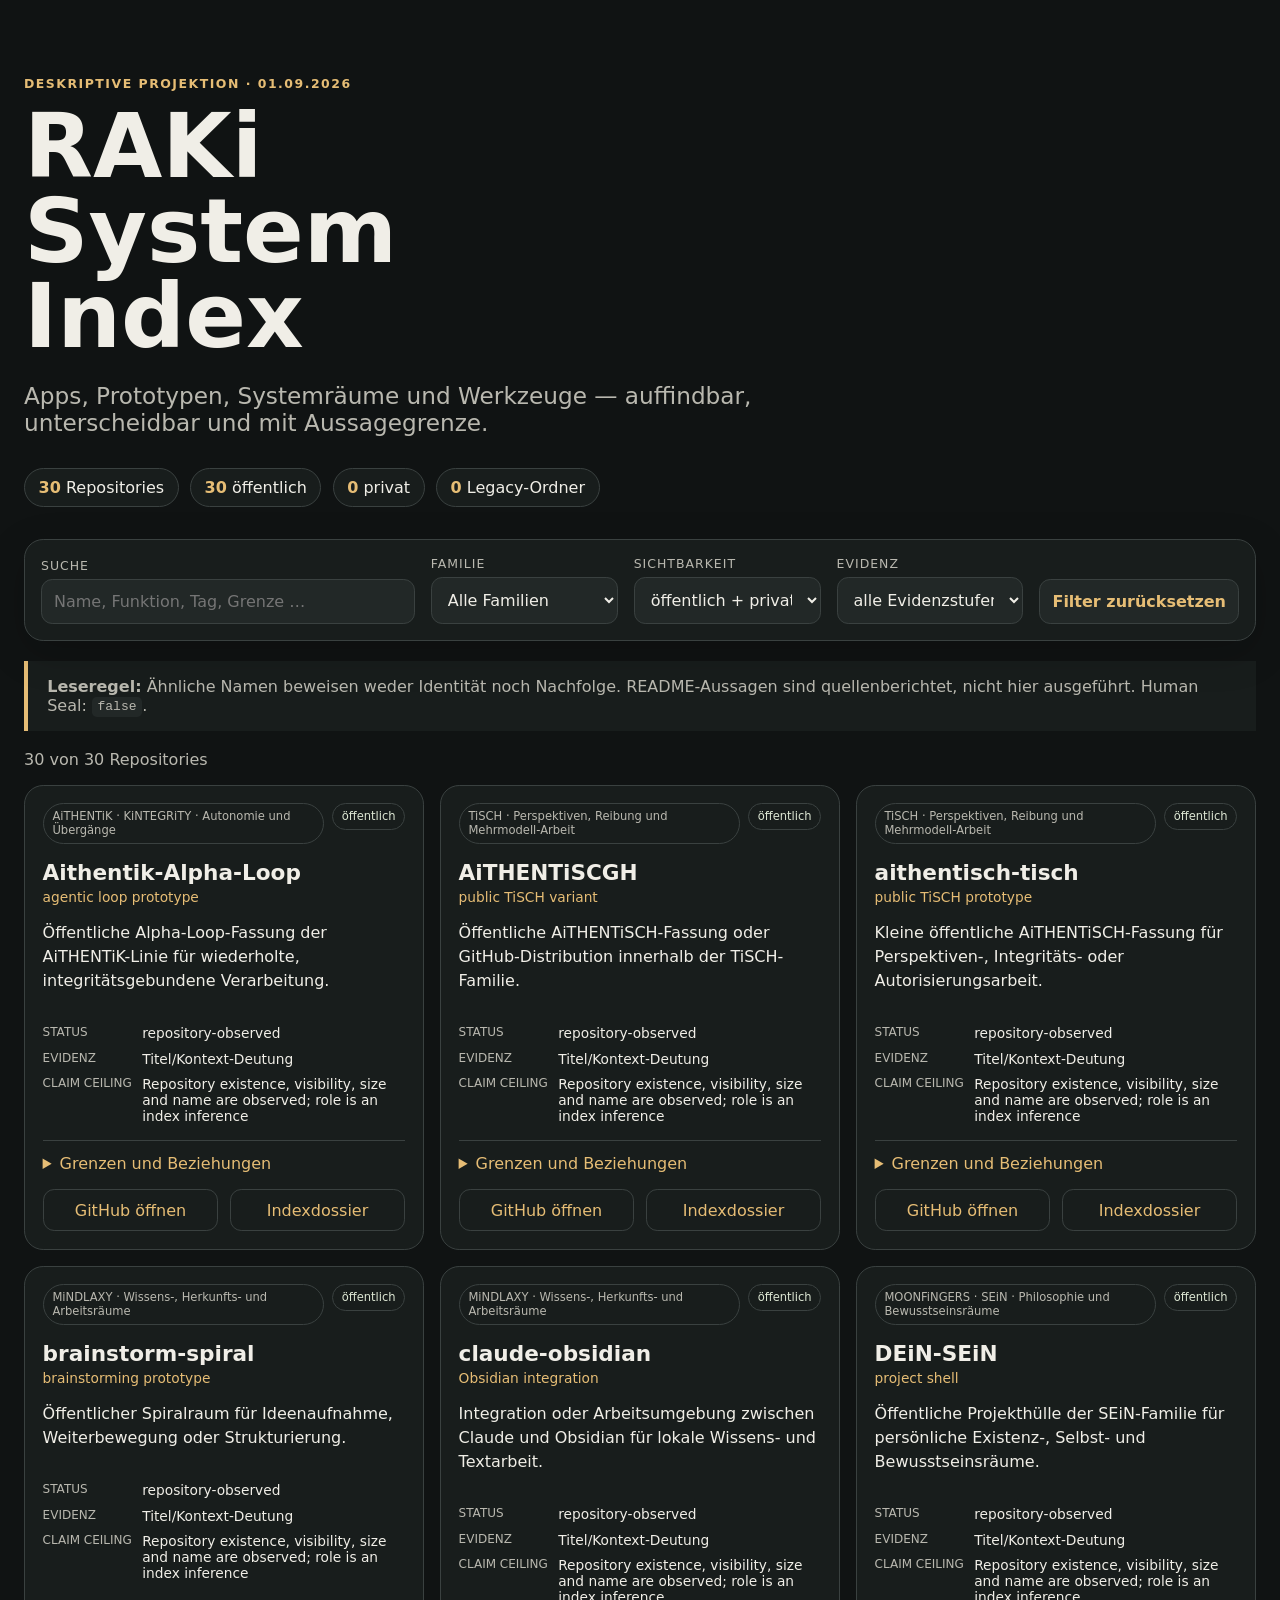
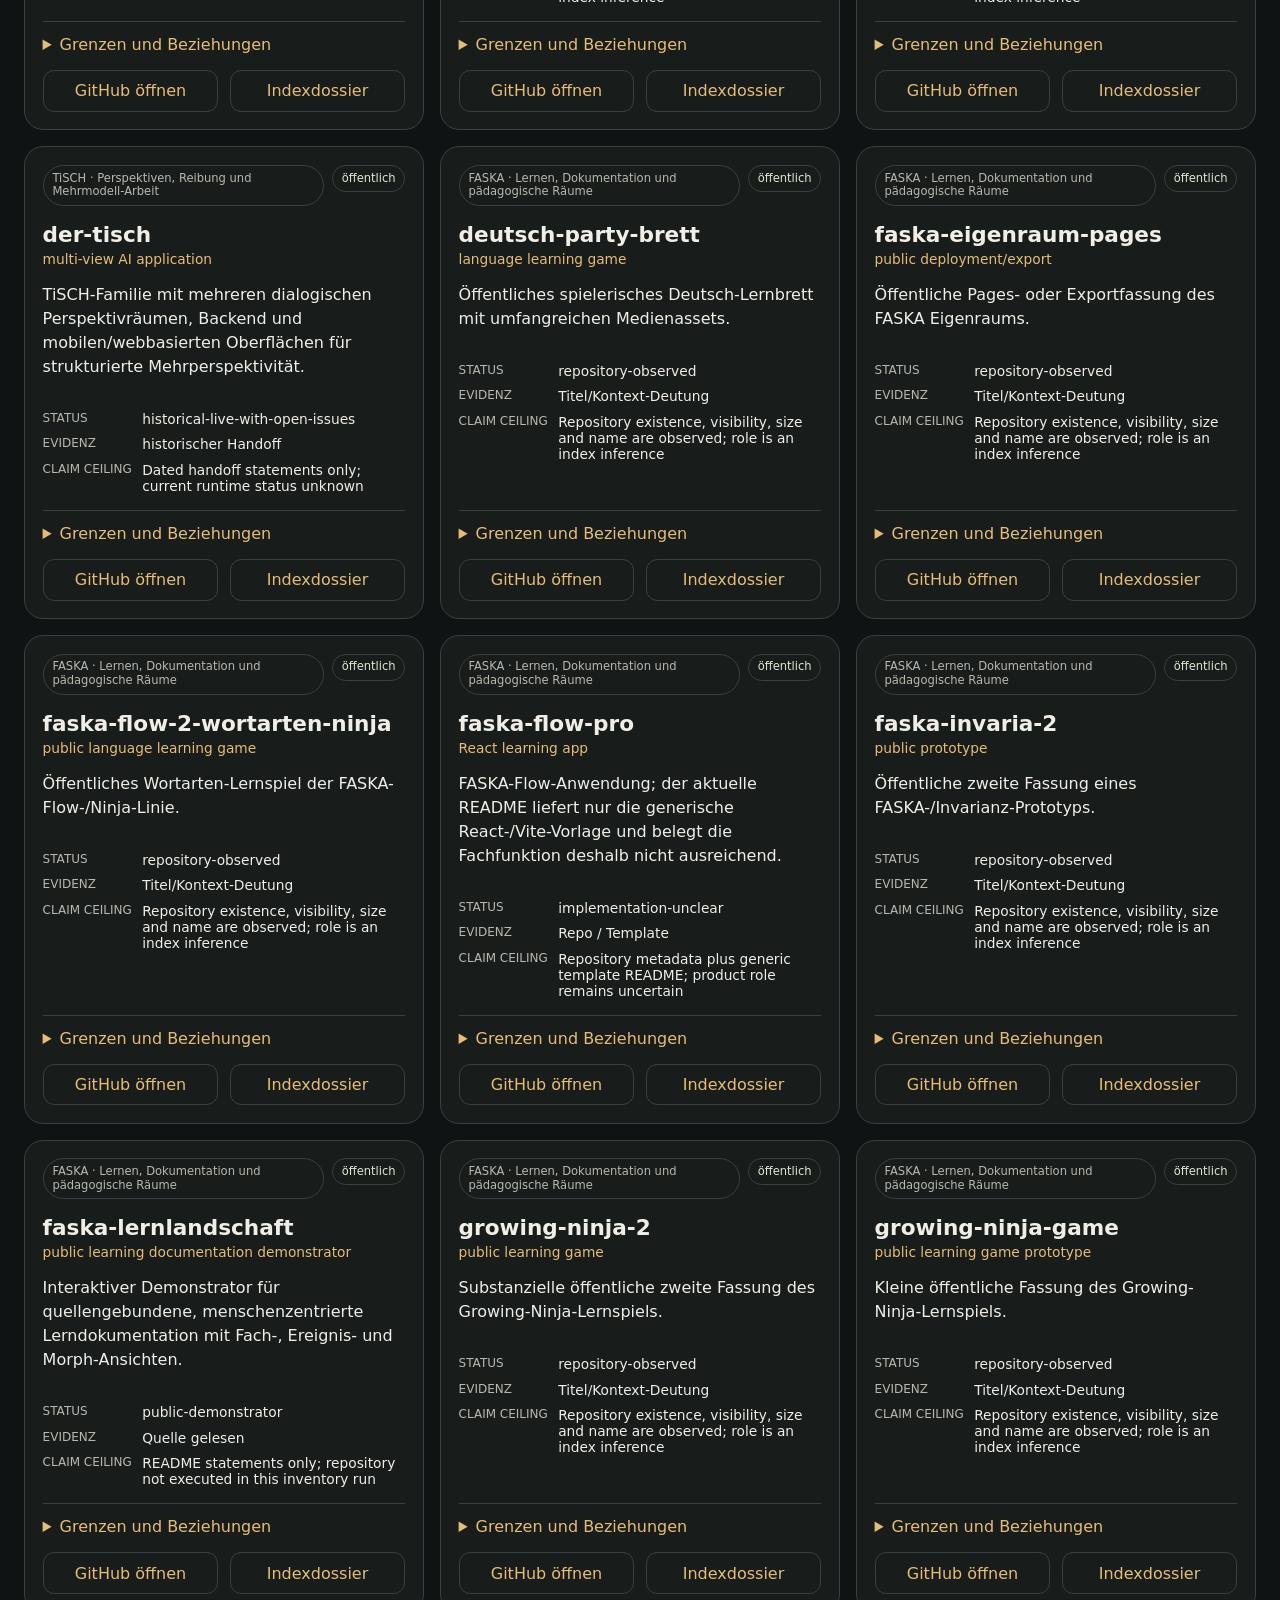
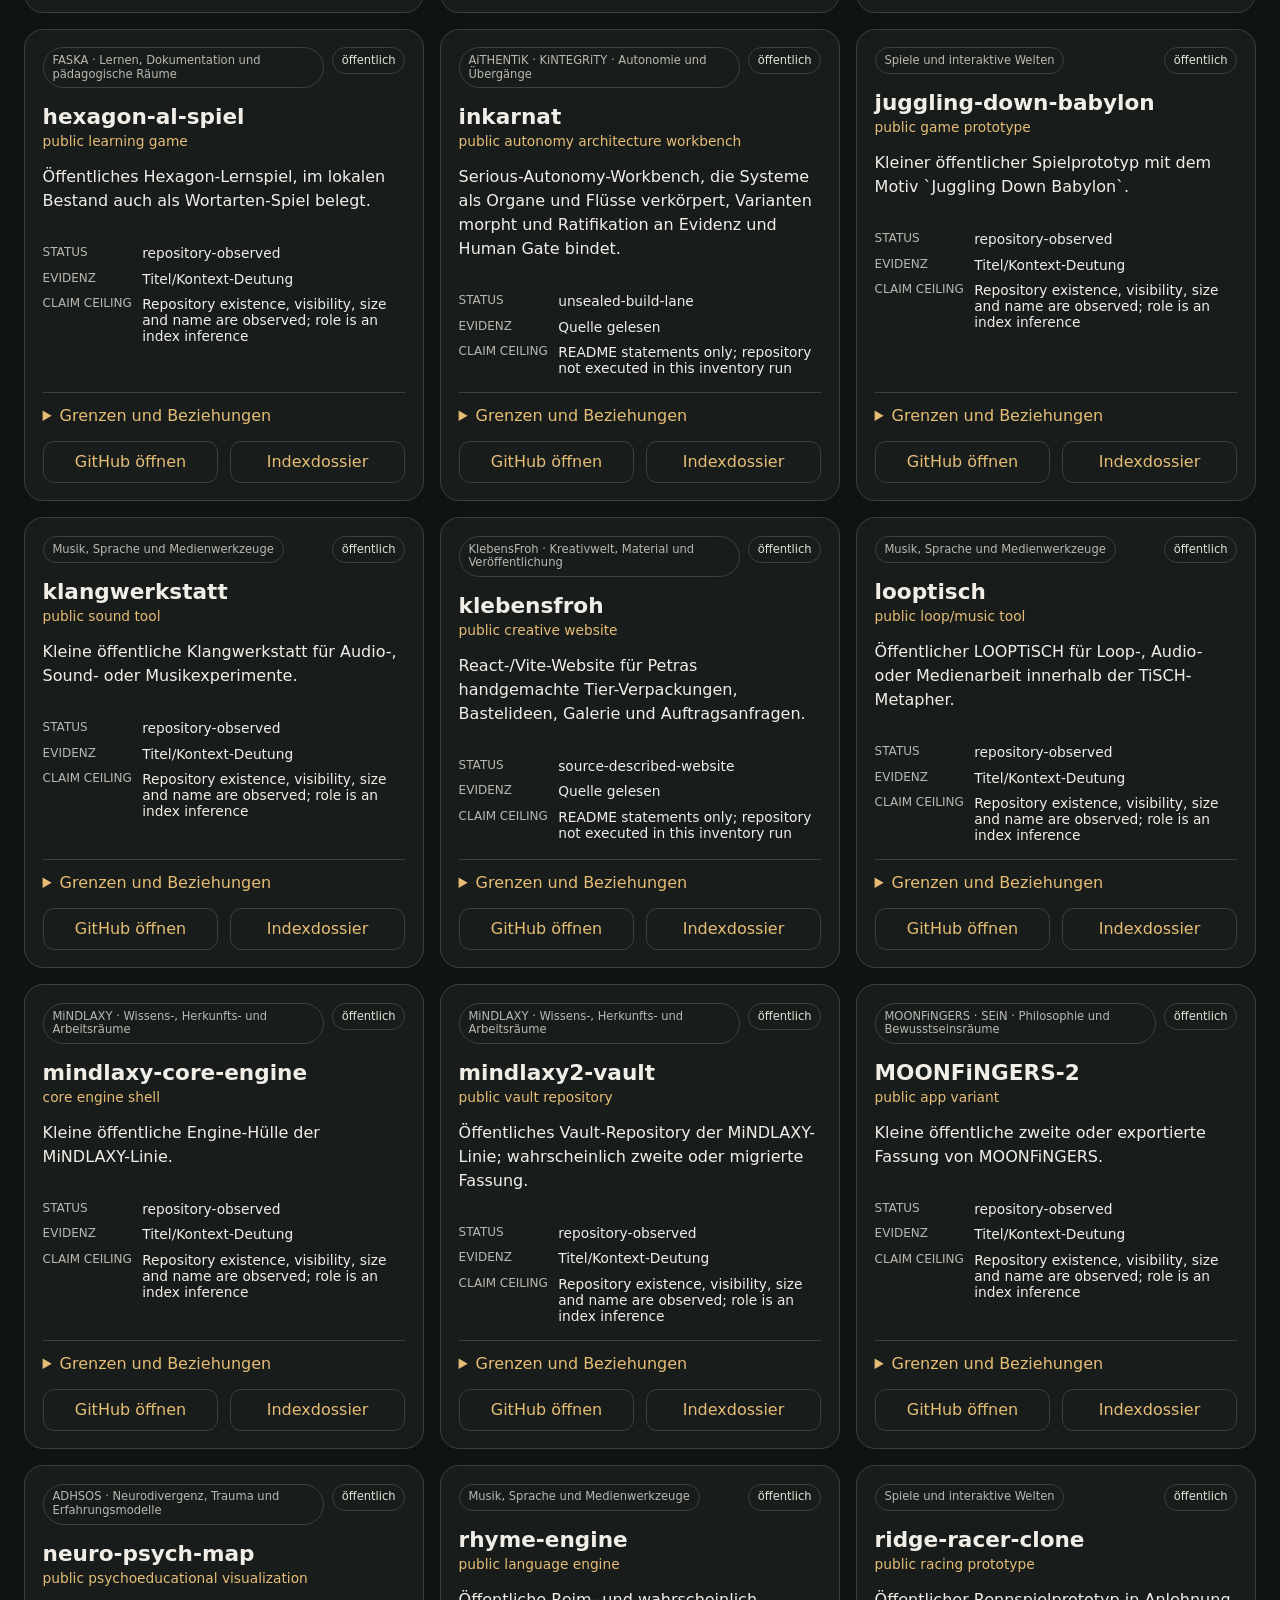
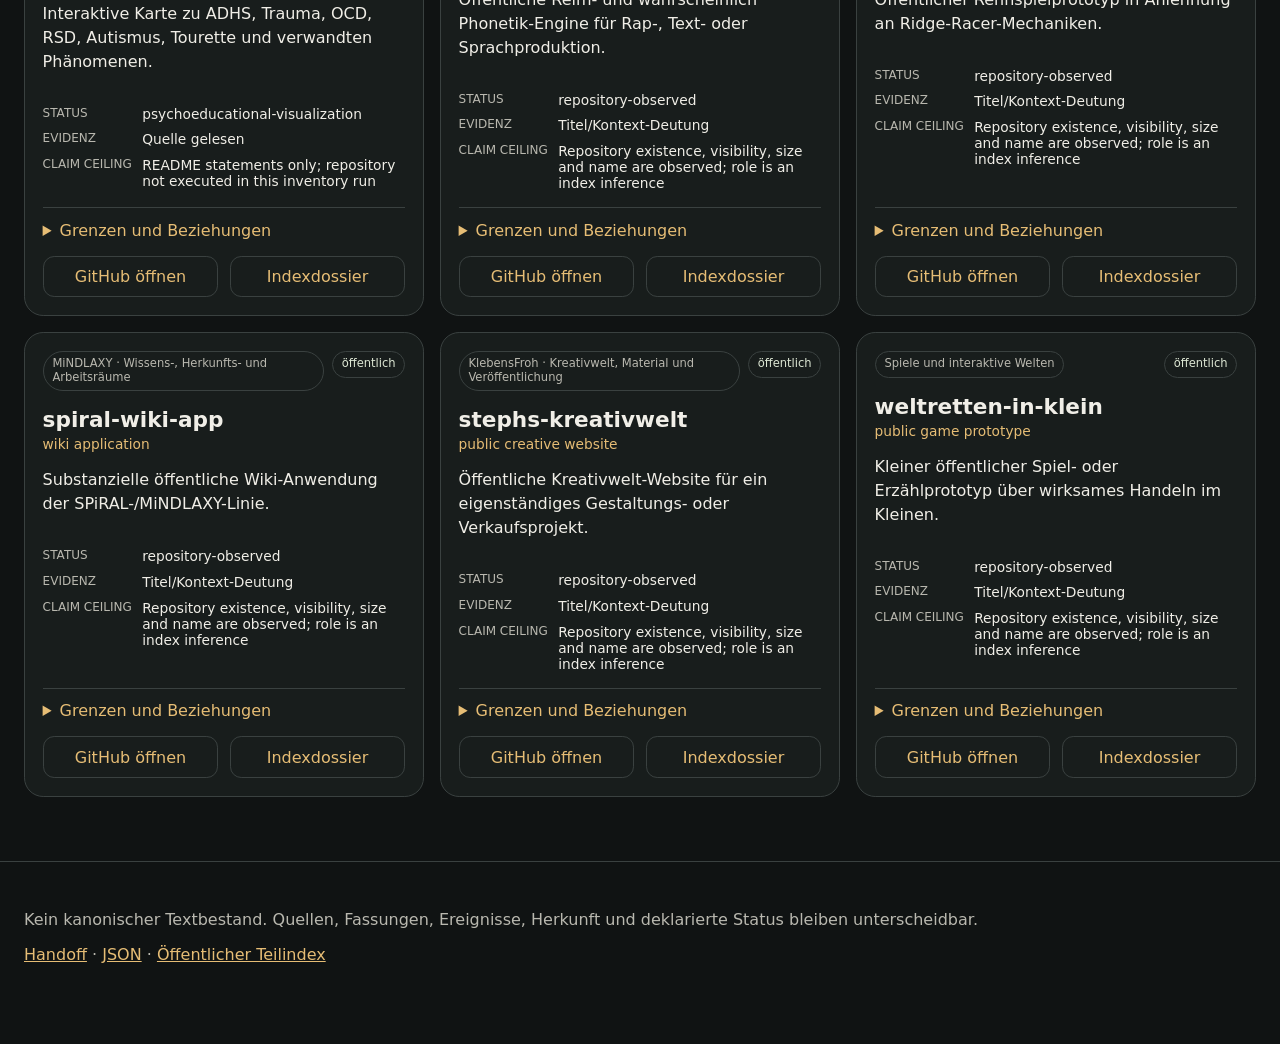
<file: index.html>
<!doctype html>
<html lang="de">
<head>
  <meta charset="utf-8">
  <meta http-equiv="refresh" content="0; url=site/index.html">
  <meta name="viewport" content="width=device-width, initial-scale=1">
  <title>RAKi System Index</title>
</head>
<body>
  <p><a href="site/index.html">RAKi System Index öffnen</a></p>
</body>
</html>
</file>
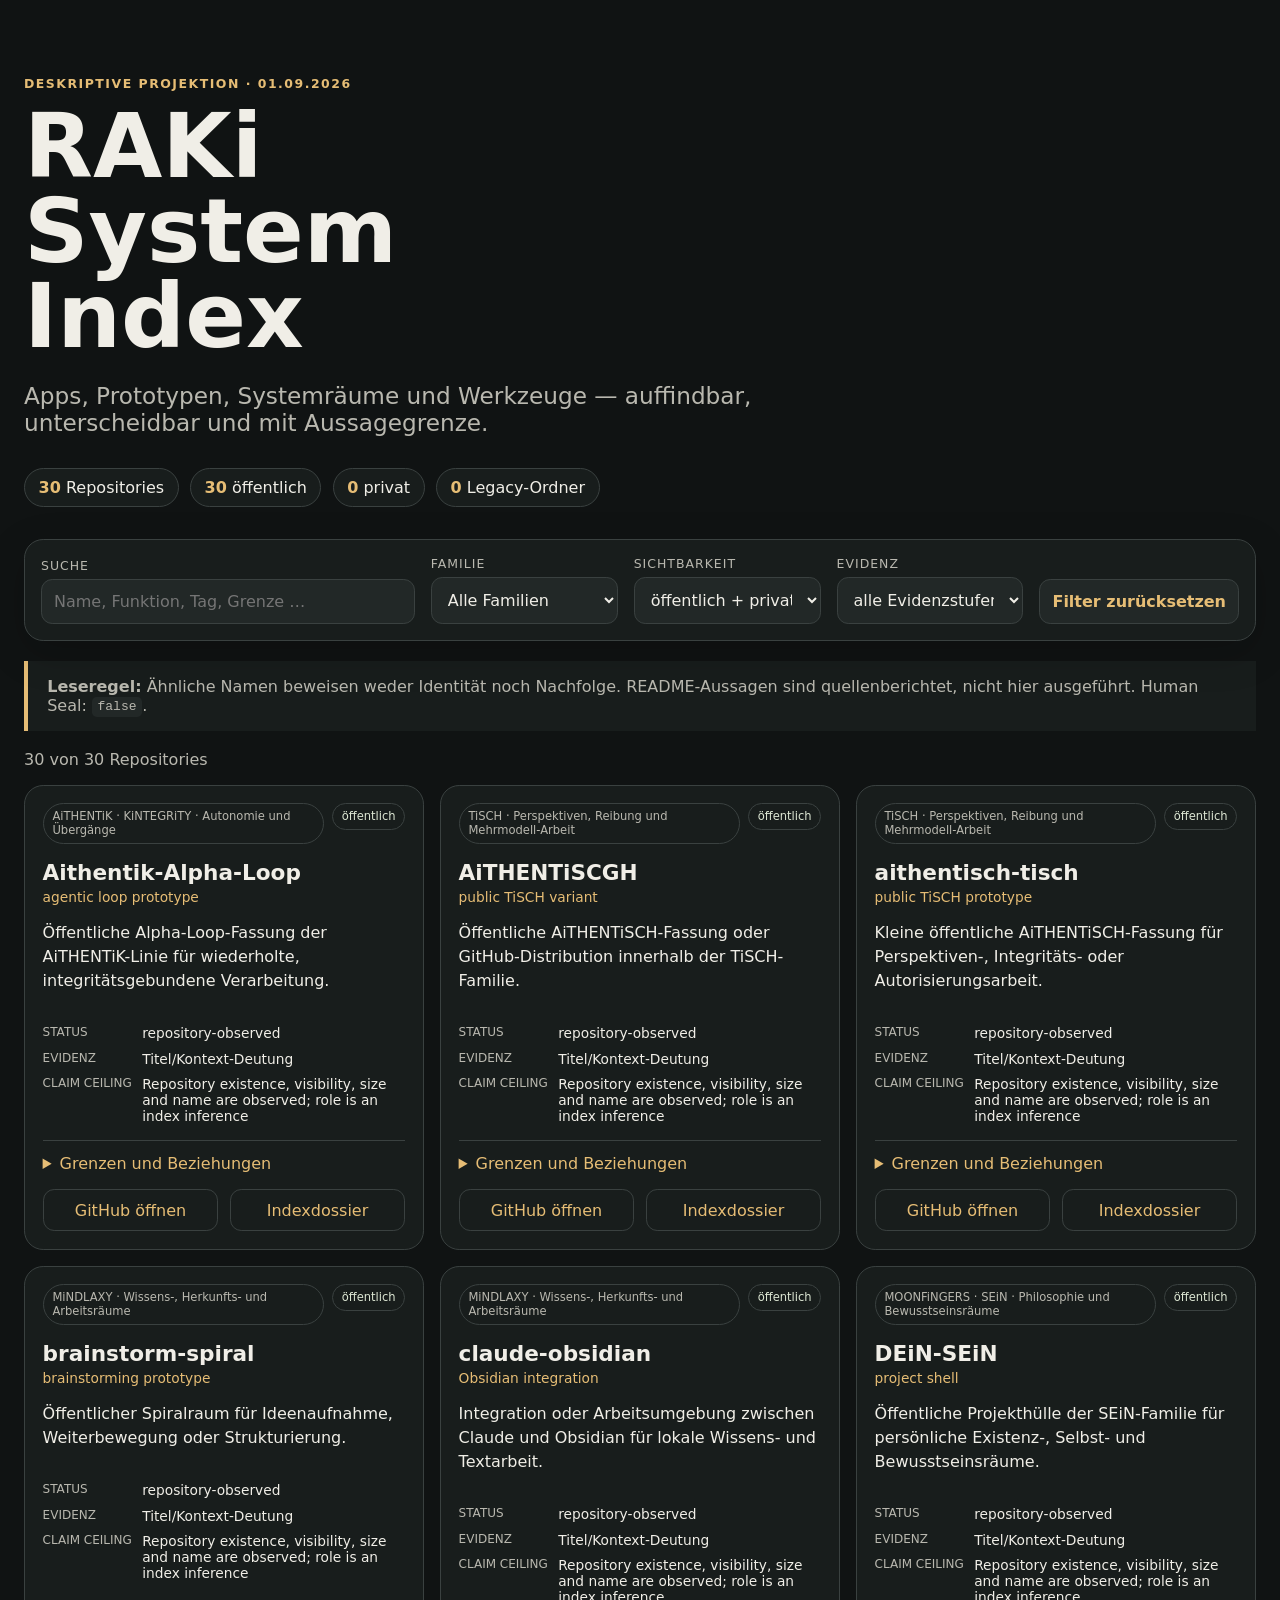
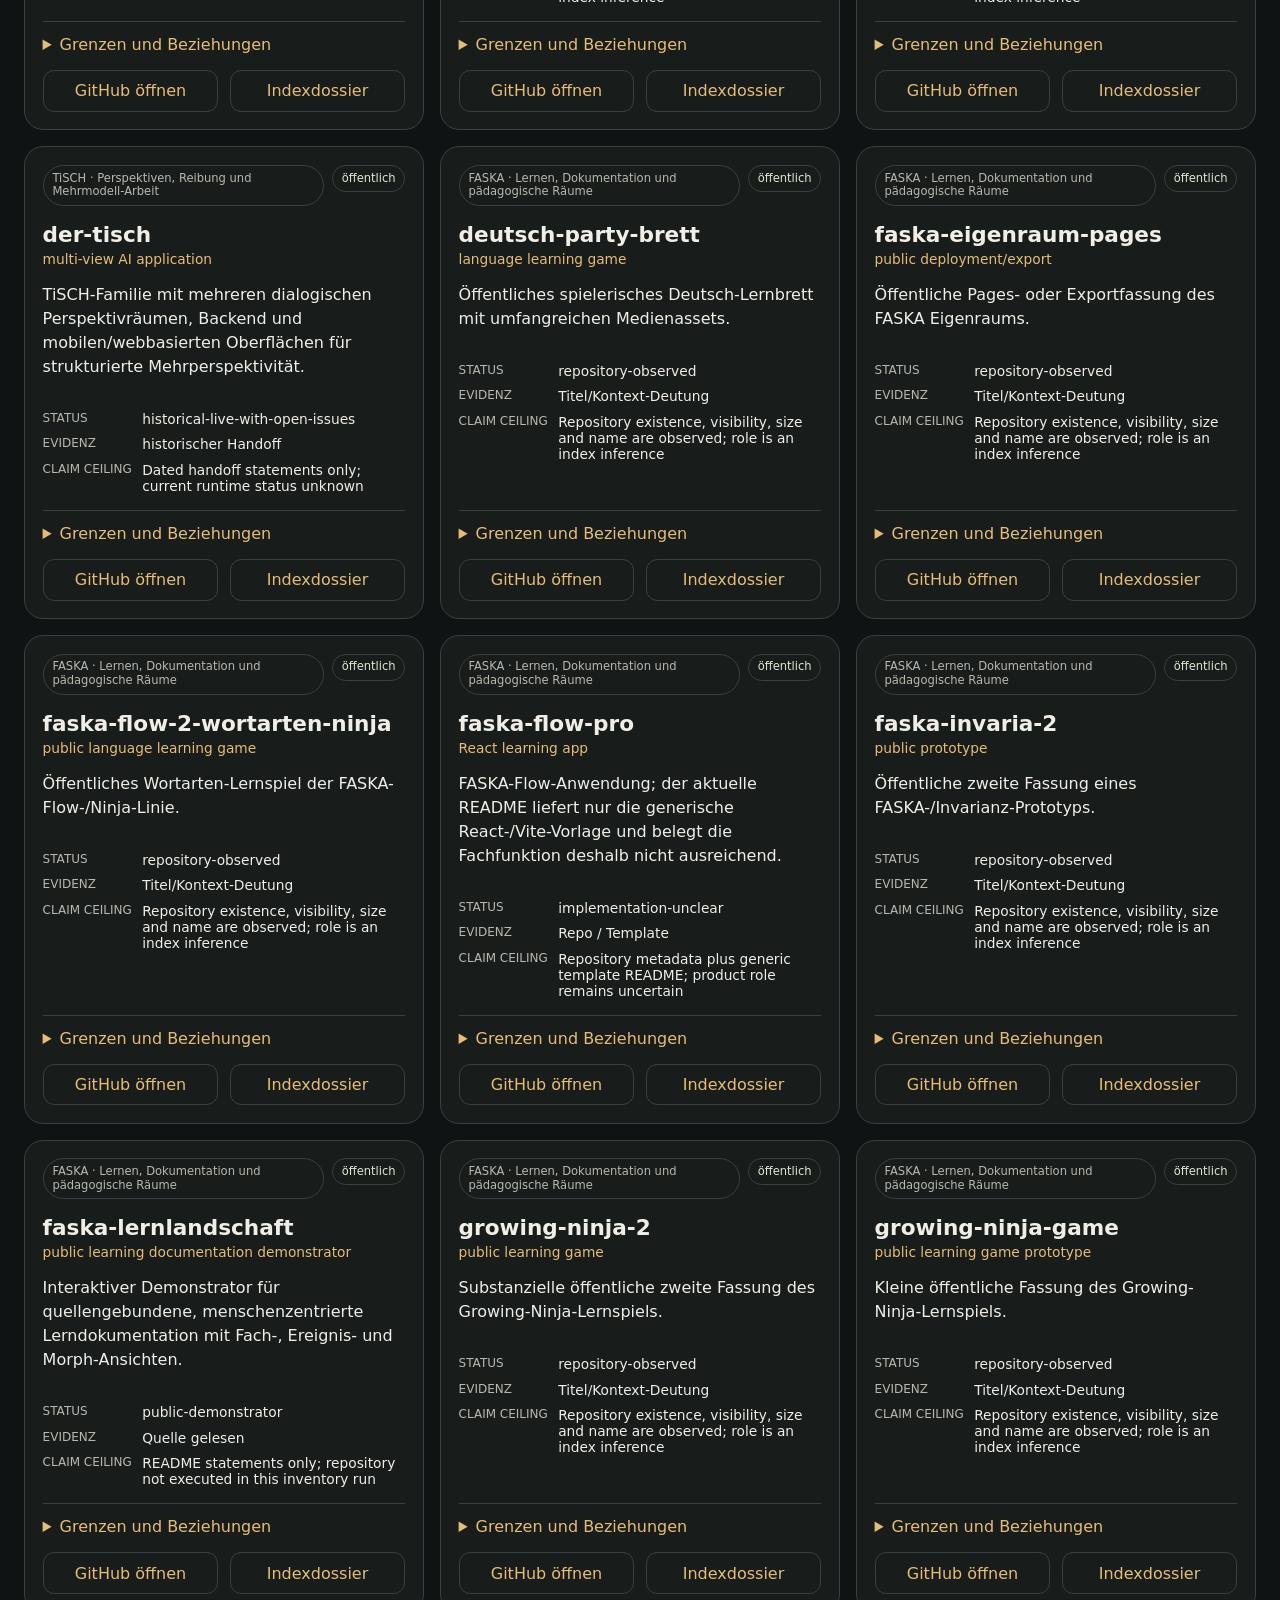
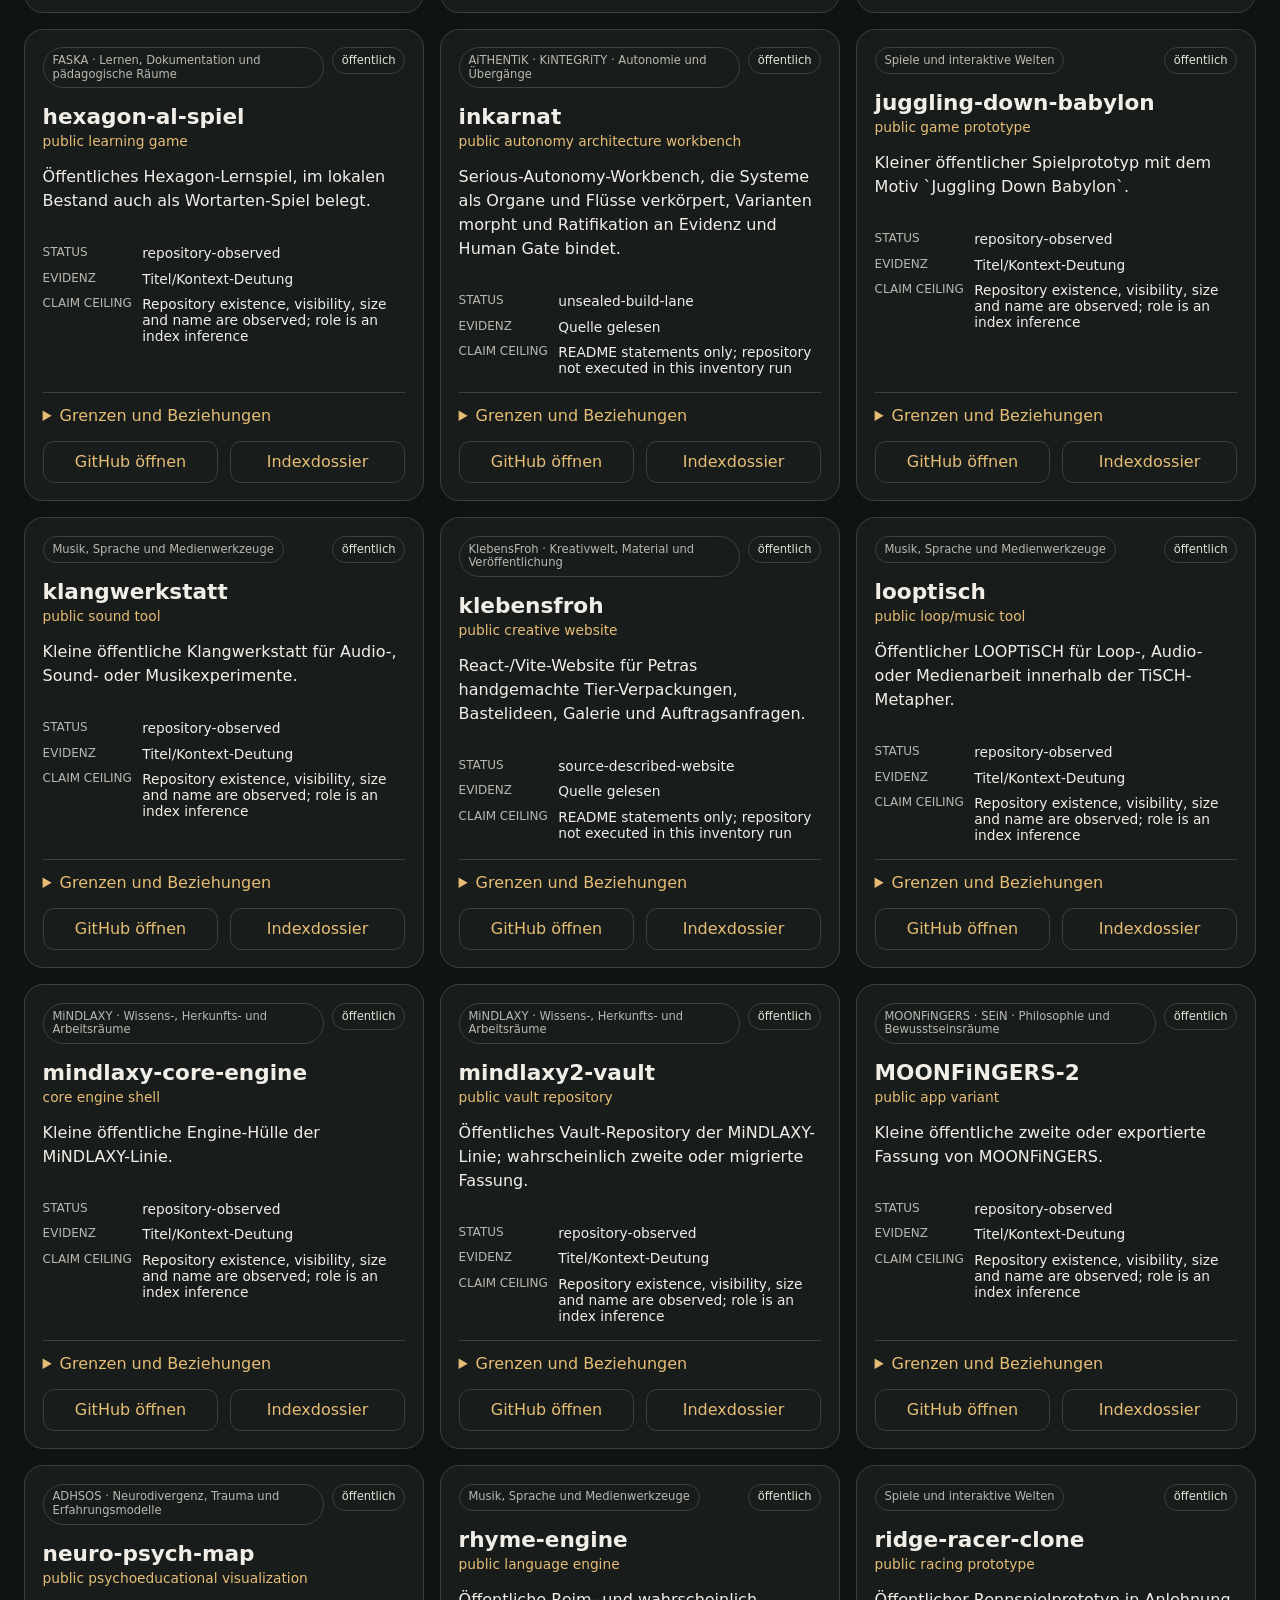
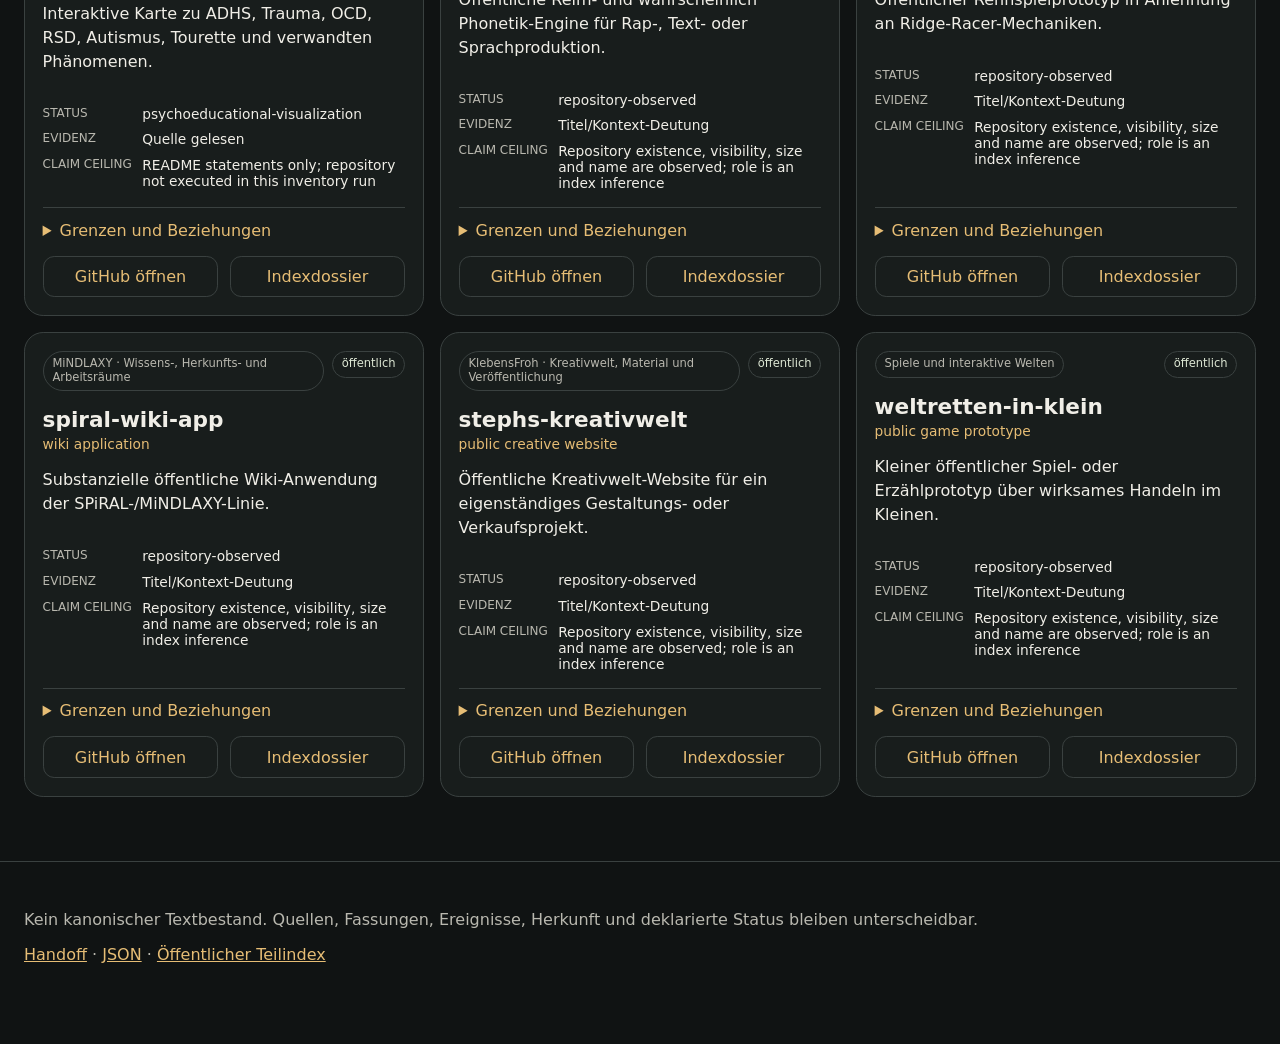
<file: site/index.html>
<!doctype html>
<html lang="de">
<head>
  <meta charset="utf-8">
  <meta name="viewport" content="width=device-width, initial-scale=1">
  <title>RAKi System Index</title>
  <meta name="description" content="Provenienzbewusster Index der Apps und technischen Systeme von RAKi.">
  <link rel="stylesheet" href="styles.css">
</head>
<body>
  <header class="hero">
    <p class="eyebrow">DESKRIPTIVE PROJEKTION · 01.09.2026</p>
    <h1>RAKi System Index</h1>
    <p class="lede">Apps, Prototypen, Systemräume und Werkzeuge — auffindbar, unterscheidbar und mit Aussagegrenze.</p>
    <div id="stats" class="stats" aria-label="Bestandszahlen"></div>
  </header>

  <main>
    <section class="controls" aria-label="Index filtern">
      <label>
        <span>Suche</span>
        <input id="search" type="search" placeholder="Name, Funktion, Tag, Grenze …" autocomplete="off">
      </label>
      <label>
        <span>Familie</span>
        <select id="family"><option value="">Alle Familien</option></select>
      </label>
      <label>
        <span>Sichtbarkeit</span>
        <select id="visibility">
          <option value="">öffentlich + privat</option>
          <option value="public">nur öffentlich</option>
          <option value="private">nur privat</option>
        </select>
      </label>
      <label>
        <span>Evidenz</span>
        <select id="evidence">
          <option value="">alle Evidenzstufen</option>
          <option value="source-described">Quelle gelesen</option>
          <option value="historical-handoff">historischer Handoff</option>
          <option value="repository-observed">Repo beobachtet</option>
          <option value="title-and-context-derived">Titel/Kontext-Deutung</option>
        </select>
      </label>
      <button id="reset" type="button">Filter zurücksetzen</button>
    </section>

    <section class="notice" aria-label="Leseregel">
      <strong>Leseregel:</strong> Ähnliche Namen beweisen weder Identität noch Nachfolge.
      README-Aussagen sind quellenberichtet, nicht hier ausgeführt. Human Seal: <code>false</code>.
    </section>

    <p id="result-count" class="result-count" aria-live="polite"></p>
    <section id="results" class="grid" aria-label="Repository-Ergebnisse"></section>
  </main>

  <footer>
    <p>Kein kanonischer Textbestand. Quellen, Fassungen, Ereignisse, Herkunft und deklarierte Status bleiben unterscheidbar.</p>
    <p><a href="../INSTANCE-HANDOFF.md">Handoff</a> · <a href="../data/repositories.json">JSON</a> · <a href="../PUBLIC-INDEX.md">Öffentlicher Teilindex</a></p>
  </footer>

  <template id="card-template">
    <article class="card">
      <div class="card-top">
        <span class="family-pill"></span>
        <span class="visibility-pill"></span>
      </div>
      <h2></h2>
      <p class="kind"></p>
      <p class="summary"></p>
      <dl>
        <div><dt>Status</dt><dd class="status"></dd></div>
        <div><dt>Evidenz</dt><dd class="evidence"></dd></div>
        <div><dt>Claim Ceiling</dt><dd class="ceiling"></dd></div>
      </dl>
      <details>
        <summary>Grenzen und Beziehungen</summary>
        <h3>Grenzen</h3>
        <ul class="boundaries"></ul>
        <h3>Relationen</h3>
        <ul class="relations"></ul>
      </details>
      <div class="links">
        <a class="repo-link" target="_blank" rel="noreferrer">GitHub</a>
        <a class="doc-link">Indexdossier</a>
      </div>
    </article>
  </template>

  <script src="data.js"></script>
  <script src="app.js"></script>
</body>
</html>
</file>
<file: site/styles.css>
*{box-sizing:border-box}
:root{
  color-scheme:light dark;
  --bg:#101313;
  --surface:#181d1c;
  --surface-2:#222827;
  --text:#f0eee7;
  --muted:#b9b8af;
  --line:#3a4140;
  --accent:#e6bd75;
  --soft:#dce6d3;
  --danger:#f0a3a3;
}
html{font-family:Inter,ui-sans-serif,system-ui,-apple-system,BlinkMacSystemFont,"Segoe UI",sans-serif;background:var(--bg);color:var(--text)}
body{margin:0;min-height:100vh}
a{color:var(--accent)}
.hero{max-width:1400px;margin:auto;padding:4rem 1.5rem 2rem}
.eyebrow{letter-spacing:.12em;font-size:.78rem;color:var(--accent);font-weight:700}
h1{font-size:clamp(2.6rem,7vw,6rem);line-height:.95;margin:.5rem 0 1rem;max-width:10ch}
.lede{font-size:clamp(1.05rem,2vw,1.45rem);max-width:760px;color:var(--muted)}
.stats{display:flex;flex-wrap:wrap;gap:.7rem;margin-top:2rem}
.stat{border:1px solid var(--line);background:var(--surface);border-radius:999px;padding:.55rem .85rem}
.stat strong{color:var(--accent)}
main{max-width:1400px;margin:auto;padding:0 1.5rem 4rem}
.controls{display:grid;grid-template-columns:minmax(240px,2fr) repeat(3,minmax(150px,1fr)) auto;gap:1rem;align-items:end;padding:1rem;background:var(--surface);border:1px solid var(--line);border-radius:1.2rem;position:sticky;top:.5rem;z-index:4;box-shadow:0 12px 40px rgba(0,0,0,.18)}
label span{display:block;font-size:.78rem;text-transform:uppercase;letter-spacing:.08em;color:var(--muted);margin:0 0 .4rem}
input,select,button{width:100%;font:inherit;color:var(--text);background:var(--surface-2);border:1px solid var(--line);border-radius:.7rem;padding:.75rem}
button{cursor:pointer;color:var(--accent);font-weight:700}
.notice{margin:1.2rem 0;padding:1rem 1.2rem;border-left:4px solid var(--accent);background:var(--surface);color:var(--muted)}
.result-count{color:var(--muted)}
.grid{display:grid;grid-template-columns:repeat(auto-fill,minmax(310px,1fr));gap:1rem}
.card{background:var(--surface);border:1px solid var(--line);border-radius:1.2rem;padding:1.1rem;display:flex;flex-direction:column;min-height:380px}
.card-top{display:flex;justify-content:space-between;gap:.5rem;align-items:flex-start}
.family-pill,.visibility-pill{font-size:.72rem;line-height:1.2;border:1px solid var(--line);border-radius:999px;padding:.35rem .55rem;color:var(--muted)}
.visibility-pill.public{color:var(--soft)}
.visibility-pill.private{color:var(--danger)}
.card h2{font-size:1.35rem;margin:1rem 0 .25rem;overflow-wrap:anywhere}
.kind{margin:0;color:var(--accent);font-size:.86rem}
.summary{line-height:1.5}
dl{margin:1rem 0;display:grid;gap:.6rem}
dl div{display:grid;grid-template-columns:90px 1fr;gap:.6rem}
dt{font-size:.75rem;text-transform:uppercase;color:var(--muted)}
dd{margin:0;font-size:.86rem}
details{margin-top:auto;border-top:1px solid var(--line);padding-top:.8rem}
summary{cursor:pointer;color:var(--accent)}
details h3{font-size:.8rem;text-transform:uppercase;color:var(--muted);margin:1rem 0 .3rem}
details ul{margin:.3rem 0;padding-left:1.2rem;font-size:.88rem}
.links{display:flex;gap:.7rem;margin-top:1rem}
.links a{flex:1;text-align:center;padding:.65rem;border:1px solid var(--line);border-radius:.7rem;text-decoration:none}
footer{border-top:1px solid var(--line);max-width:1400px;margin:auto;padding:2rem 1.5rem 4rem;color:var(--muted)}
code{background:var(--surface-2);padding:.15rem .35rem;border-radius:.3rem}
@media(max-width:980px){.controls{grid-template-columns:1fr 1fr;position:static}.controls label:first-child{grid-column:1/-1}}
@media(max-width:600px){.hero{padding-top:2.5rem}.controls{grid-template-columns:1fr}.controls label:first-child{grid-column:auto}.grid{grid-template-columns:1fr}}
@media(prefers-reduced-motion:no-preference){.card{transition:transform .16s ease,border-color .16s ease}.card:hover{transform:translateY(-2px);border-color:var(--accent)}}
</file>
